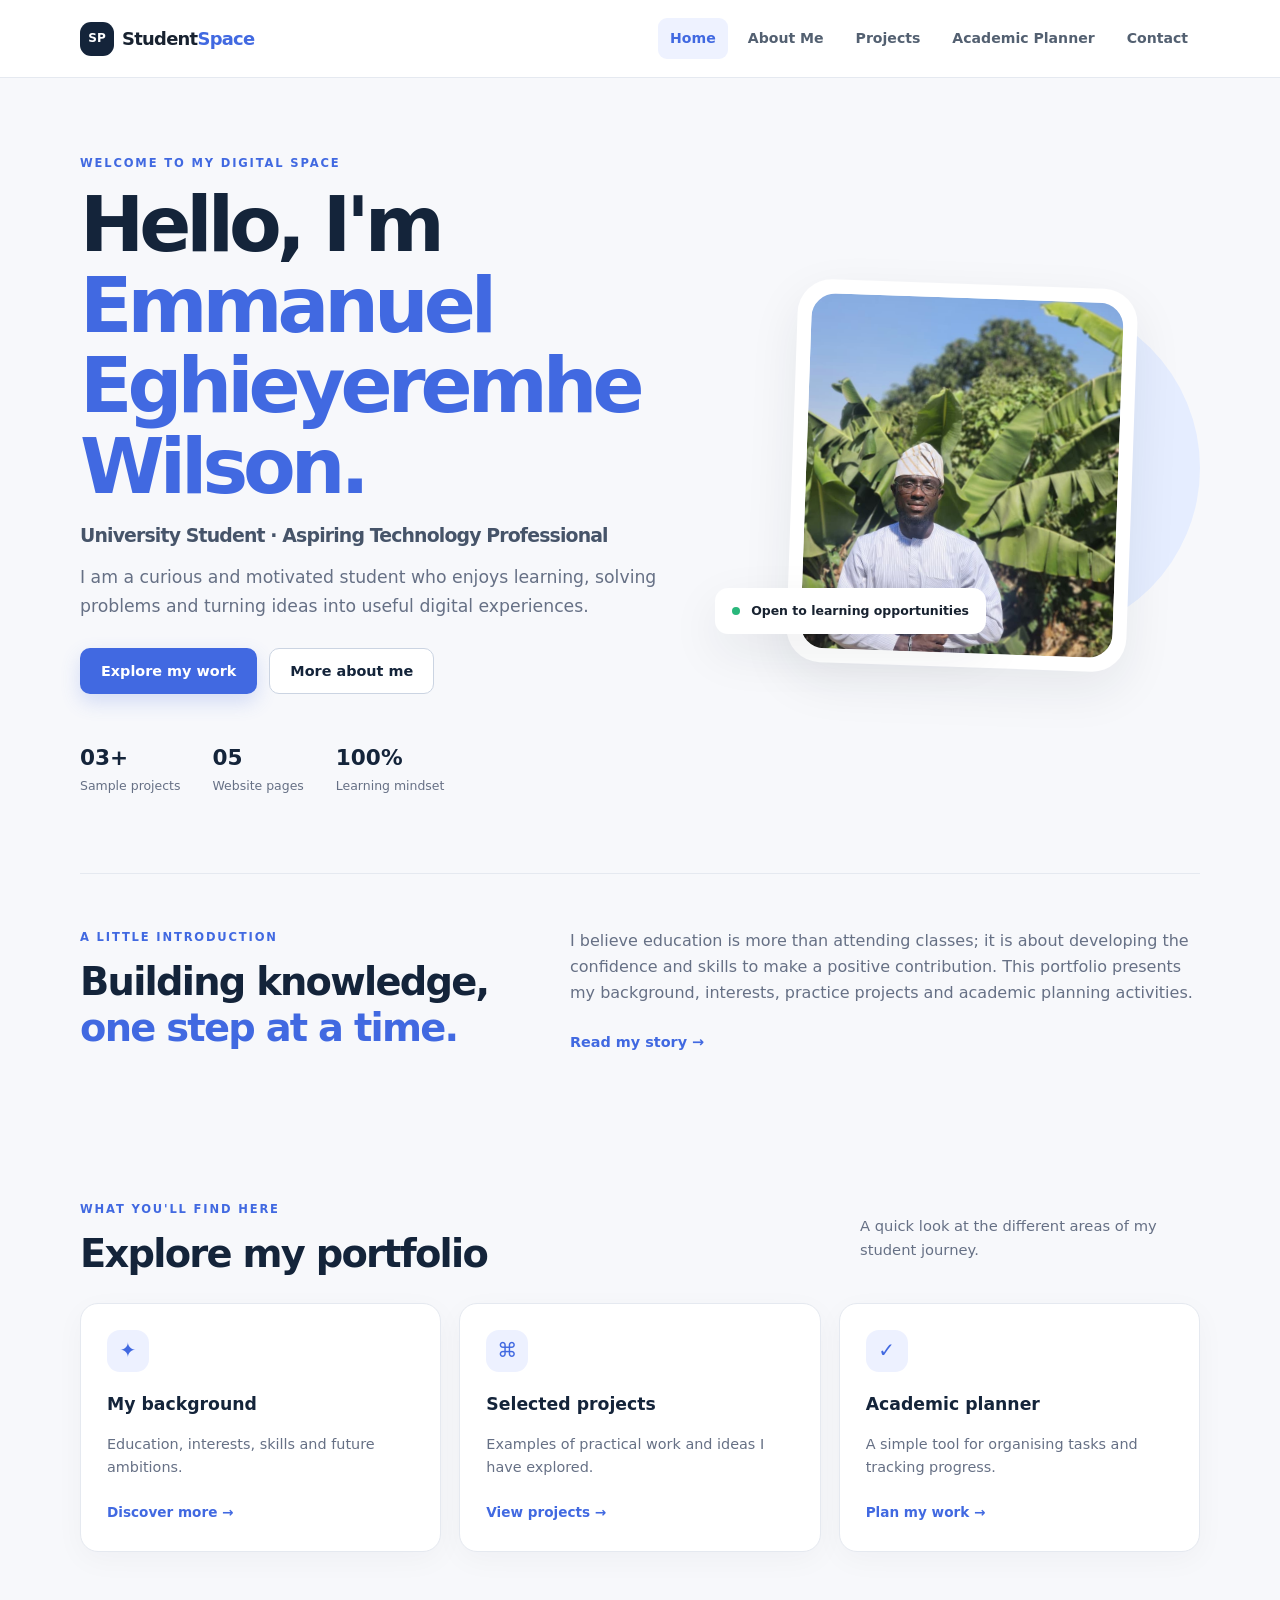
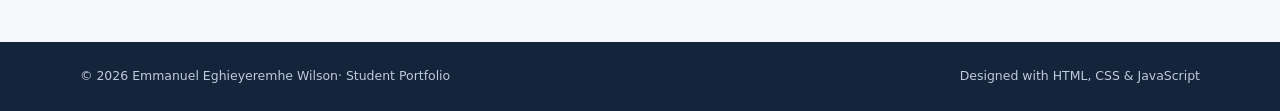
<file: index.html>
<!DOCTYPE html>
<html lang="en">
<head>
  <meta charset="UTF-8">
  <meta name="viewport" content="width=device-width, initial-scale=1.0">
  <meta name="description" content="Student portfolio and academic management website.">
  <title>Home | Student Portfolio</title>
  <link rel="stylesheet" href="css/style.css">
  <script src="js/main.js" defer></script>
</head>
<body>
  <header class="site-header">
    <a class="brand" href="index.html"><span class="brand-mark">SP</span> Student<span>Space</span></a>
    <button class="menu-toggle" aria-label="Open navigation" aria-expanded="false">☰</button>
    <nav class="nav-links" aria-label="Main navigation">
      <a class="active" href="index.html">Home</a><a href="about.html">About Me</a>
      <a href="projects.html">Projects</a><a href="planner.html">Academic Planner</a><a href="contact.html">Contact</a>
    </nav>
  </header>

  <main>
    <section class="hero section-wrap">
      <div class="hero-copy">
        <p class="eyebrow">WELCOME TO MY DIGITAL SPACE</p>
<h1>Hello, I'm <span class="accent">Emmanuel Eghieyeremhe Wilson.</span></h1>
        <h2>University Student · Aspiring Technology Professional</h2>
        <p class="lead">I am a curious and motivated student who enjoys learning, solving problems and turning ideas into useful digital experiences.</p>
        <div class="hero-actions"><a class="btn btn-primary" href="projects.html">Explore my work</a><a class="btn btn-outline" href="about.html">More about me</a></div>
        <div class="hero-stats"><div><strong>03+</strong><span>Sample projects</span></div><div><strong>05</strong><span>Website pages</span></div><div><strong>100%</strong><span>Learning mindset</span></div></div>
      </div>
      <div class="hero-visual">
        <div class="portrait-frame"><img src="images/my-photo.jpeg" alt="Placeholder profile portrait"></div>
        <div class="floating-note"><span class="dot"></span> Open to learning opportunities</div>
        <div class="circle-decoration"></div>
      </div>
    </section>

    <section class="section-wrap intro-grid">
      <div><p class="eyebrow">A LITTLE INTRODUCTION</p><h2>Building knowledge, <span class="accent">one step at a time.</span></h2></div>
      <div><p>I believe education is more than attending classes; it is about developing the confidence and skills to make a positive contribution. This portfolio presents my background, interests, practice projects and academic planning activities.</p><a class="text-link" href="about.html">Read my story →</a></div>
    </section>

    <section class="section-wrap highlight-section">
      <div class="section-heading"><div><p class="eyebrow">WHAT YOU'LL FIND HERE</p><h2>Explore my portfolio</h2></div><p>A quick look at the different areas of my student journey.</p></div>
      <div class="feature-grid">
        <article class="feature-card"><span class="feature-icon">✦</span><h3>My background</h3><p>Education, interests, skills and future ambitions.</p><a href="about.html">Discover more →</a></article>
        <article class="feature-card"><span class="feature-icon">⌘</span><h3>Selected projects</h3><p>Examples of practical work and ideas I have explored.</p><a href="projects.html">View projects →</a></article>
        <article class="feature-card"><span class="feature-icon">✓</span><h3>Academic planner</h3><p>A simple tool for organising tasks and tracking progress.</p><a href="planner.html">Plan my work →</a></article>
      </div>
    </section>
  </main>
  <footer class="site-footer"><div class="section-wrap footer-inner"><p>© <span data-year></span> Emmanuel Eghieyeremhe Wilson· Student Portfolio</p><p>Designed with HTML, CSS & JavaScript</p></div></footer>
</body>
</html>
</file>
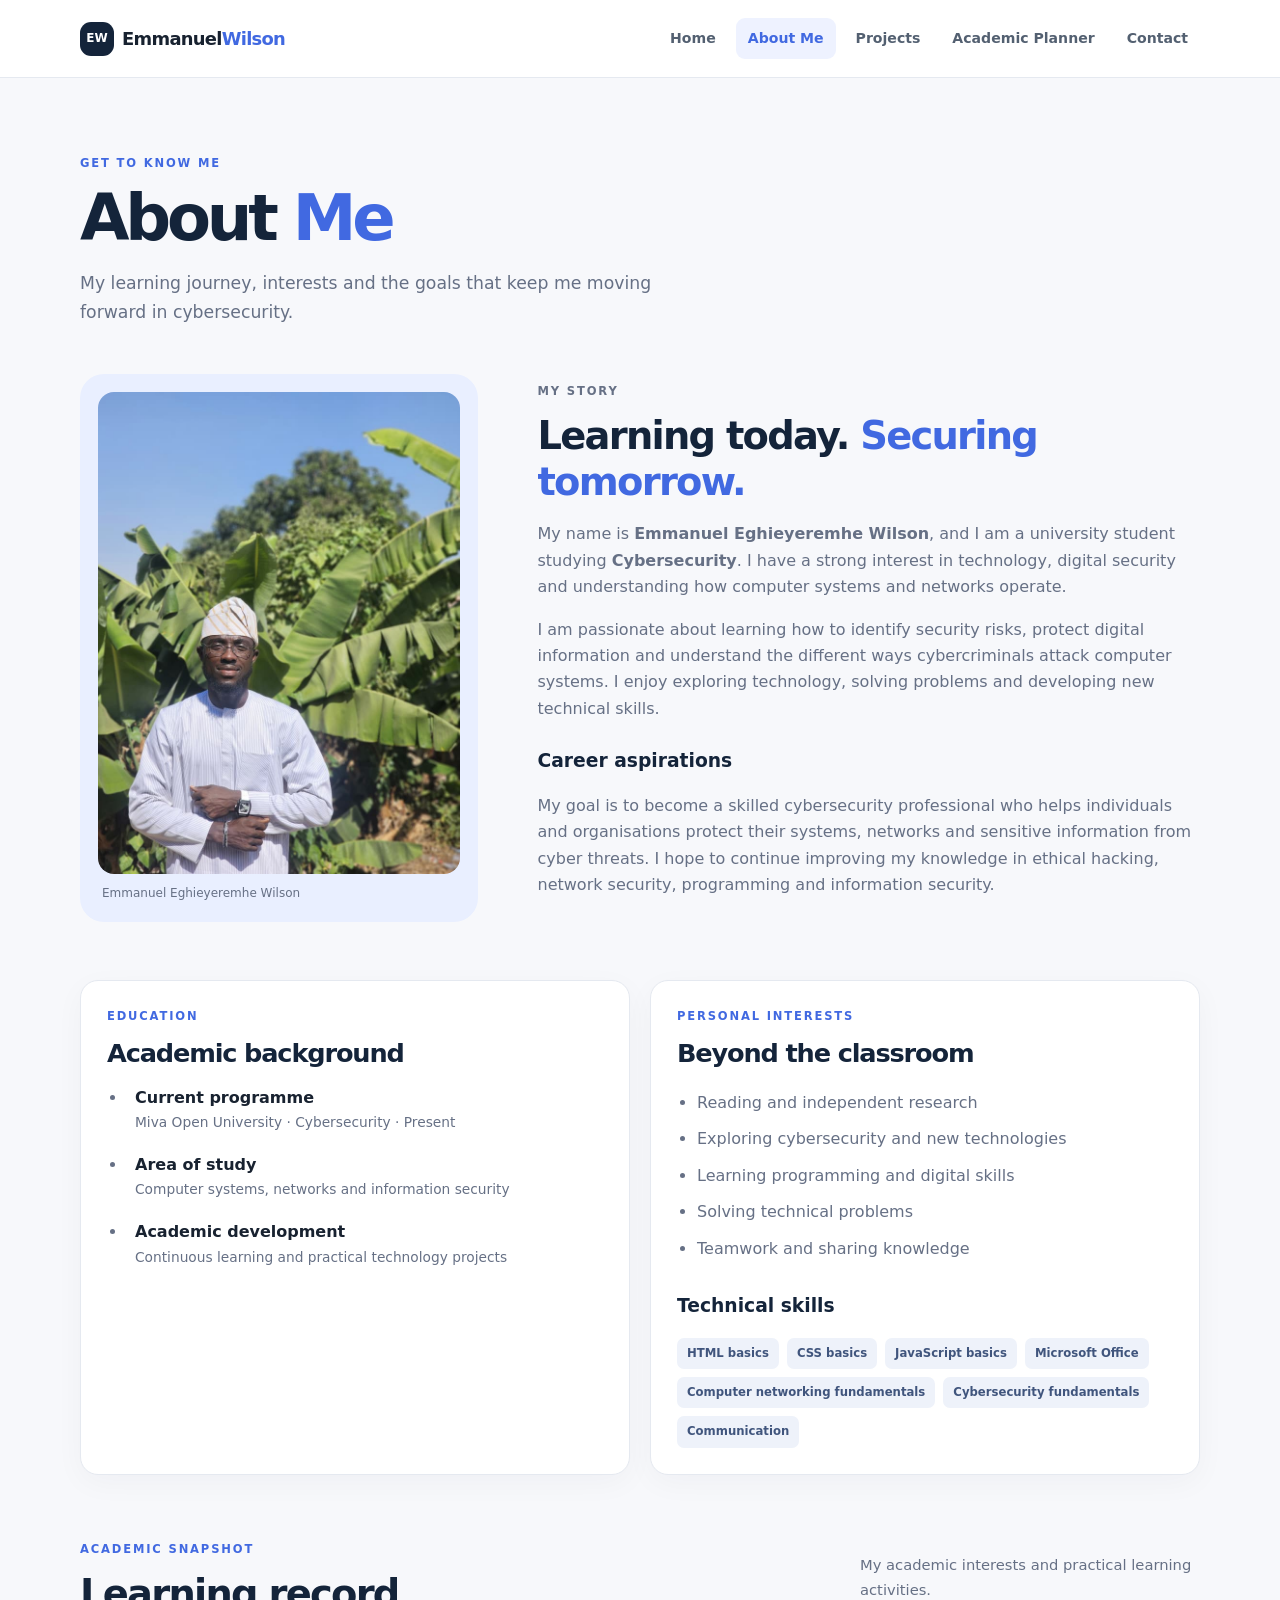
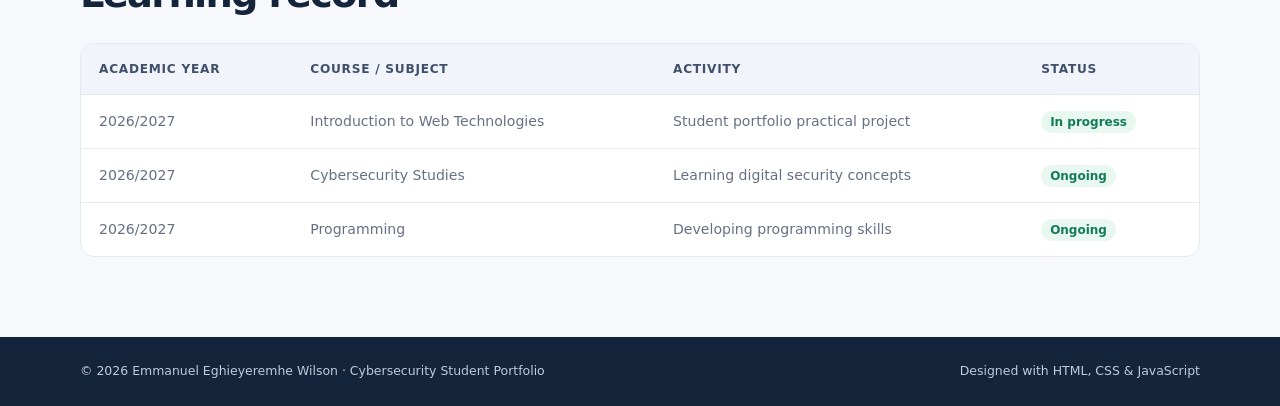
<file: about.html>
<!DOCTYPE html>
<html lang="en">
<head>
<meta charset="UTF-8">
<meta name="viewport" content="width=device-width, initial-scale=1.0">
<title>About Me | Emmanuel Wilson</title>
<link rel="stylesheet" href="css/style.css">
<script src="js/main.js" defer></script>
</head>
<body>

<header class="site-header">
<a class="brand" href="index.html"><span class="brand-mark">EW</span> Emmanuel<span>Wilson</span></a>
<button class="menu-toggle" aria-label="Open navigation" aria-expanded="false">☰</button>
<nav class="nav-links" aria-label="Main navigation">
<a href="index.html">Home</a>
<a class="active" href="about.html">About Me</a>
<a href="projects.html">Projects</a>
<a href="planner.html">Academic Planner</a>
<a href="contact.html">Contact</a>
</nav>
</header>

<main>

<section class="page-hero section-wrap">
<p class="eyebrow">GET TO KNOW ME</p>
<h1>About <span class="accent">Me</span></h1>
<p class="lead">My learning journey, interests and the goals that keep me moving forward in cybersecurity.</p>
</section>

<section class="section-wrap about-layout">
<div class="about-photo">
<img src="images/my-photo.jpeg" alt="Photograph of Emmanuel Eghieyeremhe Wilson">
<div class="photo-caption">Emmanuel Eghieyeremhe Wilson</div>
</div>

<div class="about-copy">
<p class="eyebrow">MY STORY</p>
<h2>Learning today. <span class="accent">Securing tomorrow.</span></h2>

<p>My name is <strong>Emmanuel Eghieyeremhe Wilson</strong>, and I am a university student studying <strong>Cybersecurity</strong>. I have a strong interest in technology, digital security and understanding how computer systems and networks operate.</p>

<p>I am passionate about learning how to identify security risks, protect digital information and understand the different ways cybercriminals attack computer systems. I enjoy exploring technology, solving problems and developing new technical skills.</p>

<h3>Career aspirations</h3>

<p>My goal is to become a skilled cybersecurity professional who helps individuals and organisations protect their systems, networks and sensitive information from cyber threats. I hope to continue improving my knowledge in ethical hacking, network security, programming and information security.</p>
</div>
</section>

<section class="section-wrap two-column-section">

<div class="panel">
<p class="eyebrow">EDUCATION</p>
<h2>Academic background</h2>
<ul class="timeline">
<li><strong>Current programme</strong><span>Miva Open University · Cybersecurity · Present</span></li>
<li><strong>Area of study</strong><span>Computer systems, networks and information security</span></li>
<li><strong>Academic development</strong><span>Continuous learning and practical technology projects</span></li>
</ul>
</div>

<div class="panel">
<p class="eyebrow">PERSONAL INTERESTS</p>
<h2>Beyond the classroom</h2>
<ul class="interest-list">
<li>Reading and independent research</li>
<li>Exploring cybersecurity and new technologies</li>
<li>Learning programming and digital skills</li>
<li>Solving technical problems</li>
<li>Teamwork and sharing knowledge</li>
</ul>

<h3>Technical skills</h3>
<div class="skill-list">
<span>HTML basics</span>
<span>CSS basics</span>
<span>JavaScript basics</span>
<span>Microsoft Office</span>
<span>Computer networking fundamentals</span>
<span>Cybersecurity fundamentals</span>
<span>Communication</span>
</div>
</div>

</section>

<section class="section-wrap">
<div class="section-heading">
<div>
<p class="eyebrow">ACADEMIC SNAPSHOT</p>
<h2>Learning record</h2>
</div>
<p>My academic interests and practical learning activities.</p>
</div>

<div class="table-wrap">
<table>
<thead>
<tr>
<th>Academic year</th>
<th>Course / subject</th>
<th>Activity</th>
<th>Status</th>
</tr>
</thead>
<tbody>
<tr>
<td>2026/2027</td>
<td>Introduction to Web Technologies</td>
<td>Student portfolio practical project</td>
<td><span class="status">In progress</span></td>
</tr>
<tr>
<td>2026/2027</td>
<td>Cybersecurity Studies</td>
<td>Learning digital security concepts</td>
<td><span class="status">Ongoing</span></td>
</tr>
<tr>
<td>2026/2027</td>
<td>Programming</td>
<td>Developing programming skills</td>
<td><span class="status">Ongoing</span></td>
</tr>
</tbody>
</table>
</div>
</section>

</main>

<footer class="site-footer">
<div class="section-wrap footer-inner">
<p>© <span data-year></span> Emmanuel Eghieyeremhe Wilson · Cybersecurity Student Portfolio</p>
<p>Designed with HTML, CSS & JavaScript</p>
</div>
</footer>

</body>
</html>
</file>
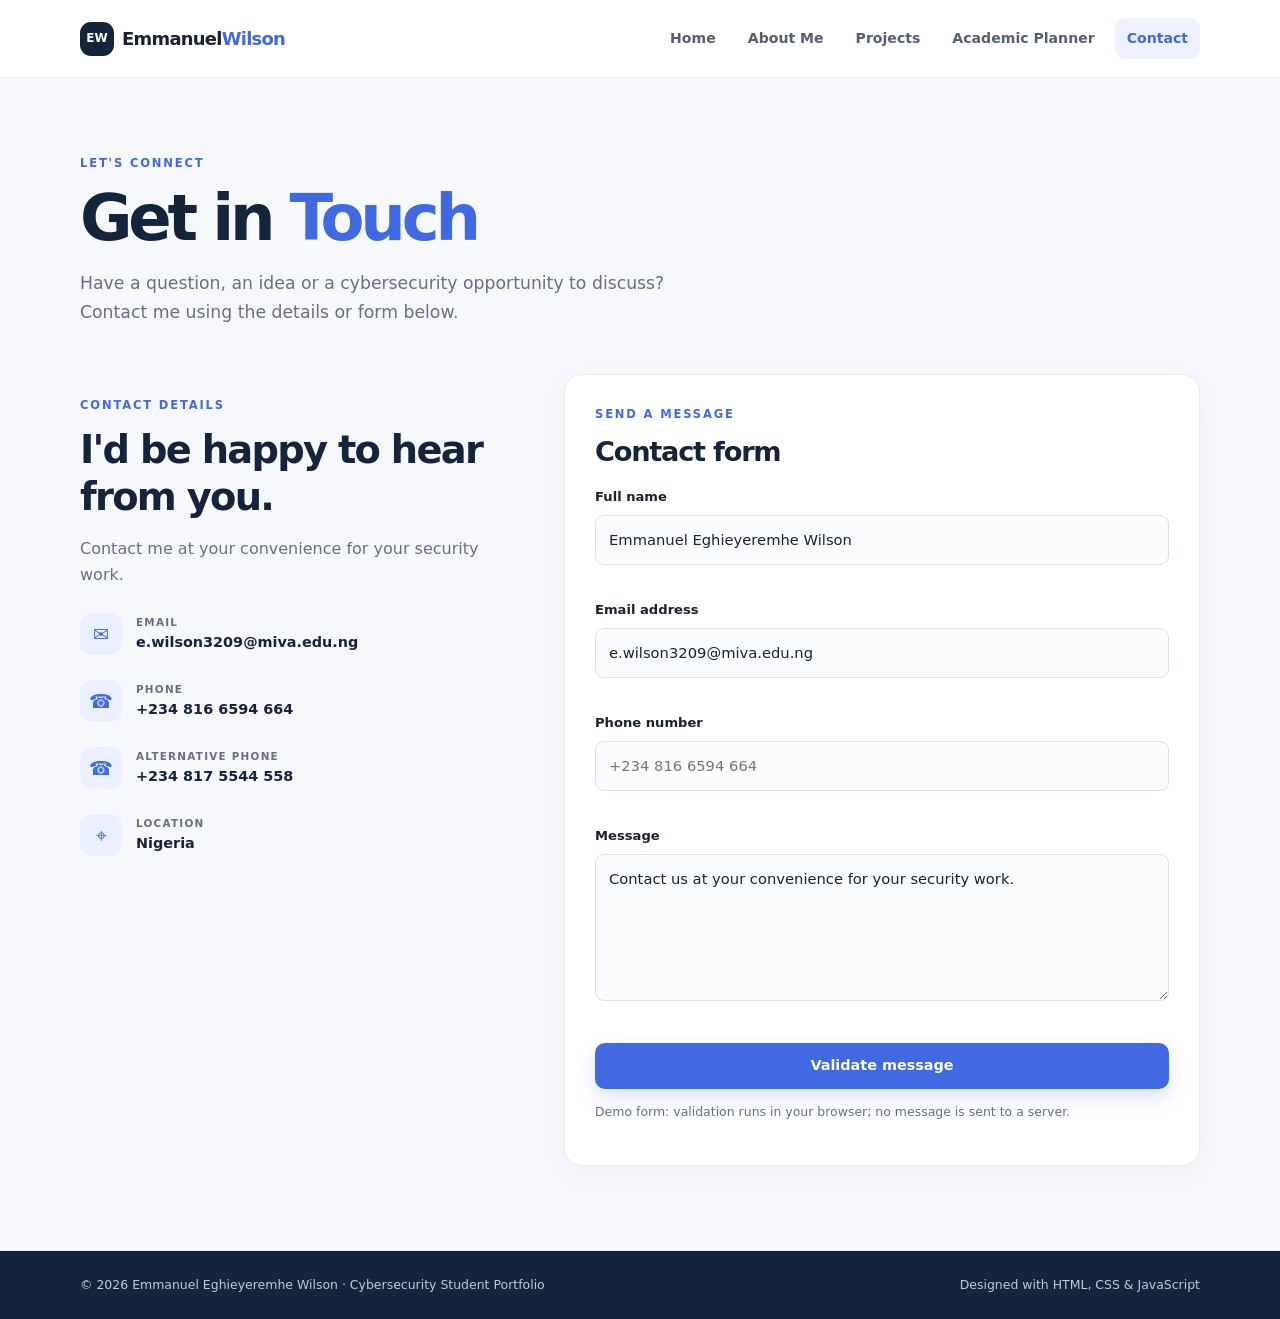
<file: contact.html>
<!DOCTYPE html>
<html lang="en">
<head>
<meta charset="UTF-8">
<meta name="viewport" content="width=device-width, initial-scale=1.0">
<title>Contact | Emmanuel Wilson</title>
<link rel="stylesheet" href="css/style.css">
<script src="js/main.js" defer></script>
<script src="js/contact.js" defer></script>
</head>
<body>

<header class="site-header">
<a class="brand" href="index.html">
<span class="brand-mark">EW</span> Emmanuel<span>Wilson</span>
</a>
<button class="menu-toggle" aria-label="Open navigation" aria-expanded="false">☰</button>
<nav class="nav-links" aria-label="Main navigation">
<a href="index.html">Home</a>
<a href="about.html">About Me</a>
<a href="projects.html">Projects</a>
<a href="planner.html">Academic Planner</a>
<a class="active" href="contact.html">Contact</a>
</nav>
</header>

<main>

<section class="page-hero section-wrap">
<p class="eyebrow">LET'S CONNECT</p>
<h1>Get in <span class="accent">Touch</span></h1>
<p class="lead">Have a question, an idea or a cybersecurity opportunity to discuss? Contact me using the details or form below.</p>
</section>

<section class="section-wrap contact-layout">

<aside class="contact-info">
<p class="eyebrow">CONTACT DETAILS</p>
<h2>I'd be happy to hear from you.</h2>
<p>Contact me at your convenience for your security work.</p>

<div class="contact-detail">
<span>✉</span>
<div>
<small>EMAIL</small>
<strong>e.wilson3209@miva.edu.ng</strong>
</div>
</div>

<div class="contact-detail">
<span>☎</span>
<div>
<small>PHONE</small>
<strong>+234 816 6594 664</strong>
</div>
</div>

<div class="contact-detail">
<span>☎</span>
<div>
<small>ALTERNATIVE PHONE</small>
<strong>+234 817 5544 558</strong>
</div>
</div>

<div class="contact-detail">
<span>⌖</span>
<div>
<small>LOCATION</small>
<strong>Nigeria</strong>
</div>
</div>
</aside>

<form class="contact-form panel" id="contact-form" novalidate>

<div class="form-heading">
<p class="eyebrow">SEND A MESSAGE</p>
<h2>Contact form</h2>
</div>

<div class="field">
<label for="name">Full name</label>
<input id="name" name="name" type="text" autocomplete="name" value="Emmanuel Eghieyeremhe Wilson" required>
<small class="error" id="name-error"></small>
</div>

<div class="field">
<label for="email">Email address</label>
<input id="email" name="email" type="email" autocomplete="email" value="e.wilson3209@miva.edu.ng" required>
<small class="error" id="email-error"></small>
</div>

<div class="field">
<label for="phone">Phone number</label>
<input id="phone" name="phone" type="tel" autocomplete="tel" placeholder="+234 816 6594 664" required>
<small class="error" id="phone-error"></small>
</div>

<div class="field">
<label for="message">Message</label>
<textarea id="message" name="message" rows="5" required>Contact us at your convenience for your security work.</textarea>
<small class="error" id="message-error"></small>
</div>

<button class="btn btn-primary" type="submit">Validate message</button>

<p class="form-hint" id="contact-feedback" role="status">
Demo form: validation runs in your browser; no message is sent to a server.
</p>

</form>
</section>
</main>

<footer class="site-footer">
<div class="section-wrap footer-inner">
<p>© <span data-year></span> Emmanuel Eghieyeremhe Wilson · Cybersecurity Student Portfolio</p>
<p>Designed with HTML, CSS & JavaScript</p>
</div>
</footer>

</body>
</html>
</file>
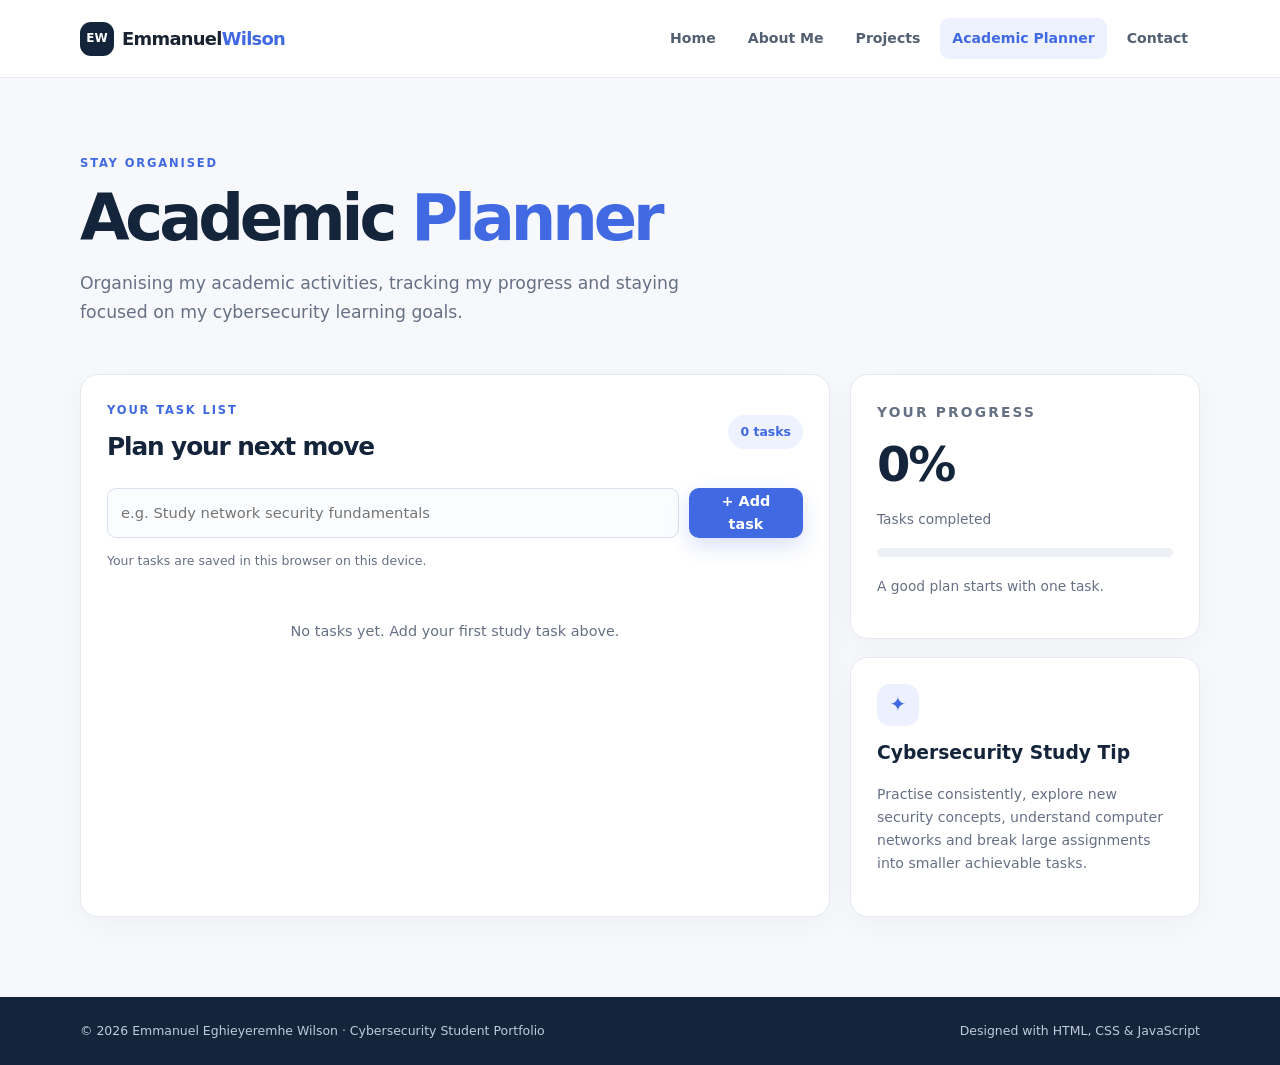
<file: planner.html>
<!DOCTYPE html>
<html lang="en">
<head>
<meta charset="UTF-8">
<meta name="viewport" content="width=device-width, initial-scale=1.0">
<title>Academic Planner | Emmanuel Wilson</title>
<link rel="stylesheet" href="css/style.css">
<script src="js/main.js" defer></script>
<script src="js/planner.js" defer></script>
</head>
<body>

<header class="site-header">
<a class="brand" href="index.html"><span class="brand-mark">EW</span> Emmanuel<span>Wilson</span></a>
<button class="menu-toggle" aria-label="Open navigation" aria-expanded="false">☰</button>
<nav class="nav-links" aria-label="Main navigation">
<a href="index.html">Home</a>
<a href="about.html">About Me</a>
<a href="projects.html">Projects</a>
<a class="active" href="planner.html">Academic Planner</a>
<a href="contact.html">Contact</a>
</nav>
</header>

<main>

<section class="page-hero section-wrap">
<p class="eyebrow">STAY ORGANISED</p>
<h1>Academic <span class="accent">Planner</span></h1>
<p class="lead">Organising my academic activities, tracking my progress and staying focused on my cybersecurity learning goals.</p>
</section>

<section class="section-wrap planner-layout">

<div class="planner-main panel">
<div class="section-heading compact">
<div>
<p class="eyebrow">YOUR TASK LIST</p>
<h2>Plan your next move</h2>
</div>
<span class="task-count" id="task-count">0 tasks</span>
</div>

<form id="task-form" class="task-form">
<label class="sr-only" for="task-input">New academic task</label>
<input id="task-input" type="text" maxlength="100" placeholder="e.g. Study network security fundamentals" required>
<button class="btn btn-primary" type="submit">+ Add task</button>
</form>

<p class="form-hint" id="planner-message" aria-live="polite">Your tasks are saved in this browser on this device.</p>

<ul class="task-list" id="task-list" aria-live="polite">
<li class="empty-state">No tasks yet. Add your first study task above.</li>
</ul>
</div>

<aside class="planner-side">

<div class="panel progress-panel">
<p class="eyebrow">YOUR PROGRESS</p>
<h2 id="progress-number">0%</h2>
<p>Tasks completed</p>
<div class="progress-track">
<span id="progress-bar"></span>
</div>
<p class="small-muted" id="progress-caption">A good plan starts with one task.</p>
</div>

<div class="panel tip-panel">
<span class="feature-icon">✦</span>
<h3>Cybersecurity Study Tip</h3>
<p>Practise consistently, explore new security concepts, understand computer networks and break large assignments into smaller achievable tasks.</p>
</div>

</aside>
</section>
</main>

<footer class="site-footer">
<div class="section-wrap footer-inner">
<p>© <span data-year></span> Emmanuel Eghieyeremhe Wilson · Cybersecurity Student Portfolio</p>
<p>Designed with HTML, CSS & JavaScript</p>
</div>
</footer>

</body>
</html>
</file>
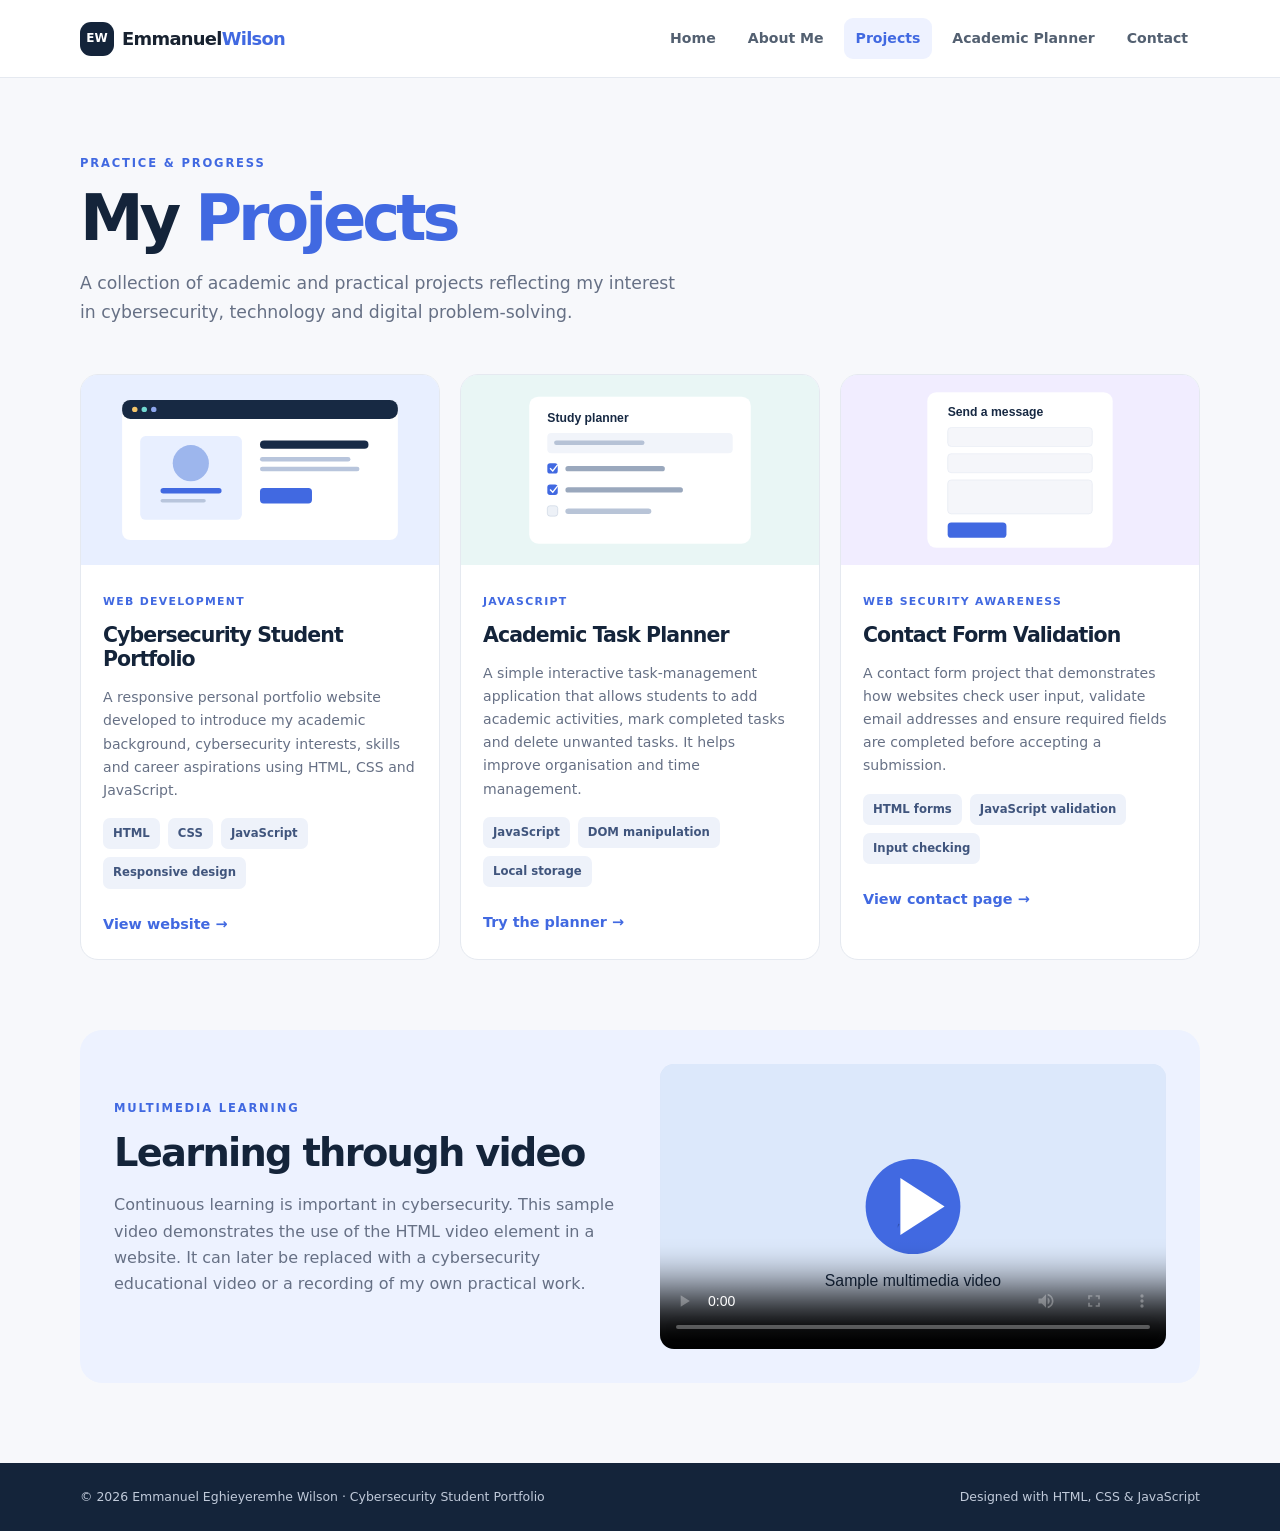
<file: projects.html>
<!DOCTYPE html>
<html lang="en">
<head>
<meta charset="UTF-8">
<meta name="viewport" content="width=device-width, initial-scale=1.0">
<title>Projects | Emmanuel Wilson</title>
<link rel="stylesheet" href="css/style.css">
<script src="js/main.js" defer></script>
</head>
<body>

<header class="site-header">
<a class="brand" href="index.html"><span class="brand-mark">EW</span> Emmanuel<span>Wilson</span></a>
<button class="menu-toggle" aria-label="Open navigation" aria-expanded="false">☰</button>
<nav class="nav-links" aria-label="Main navigation">
<a href="index.html">Home</a>
<a href="about.html">About Me</a>
<a class="active" href="projects.html">Projects</a>
<a href="planner.html">Academic Planner</a>
<a href="contact.html">Contact</a>
</nav>
</header>

<main>

<section class="page-hero section-wrap">
<p class="eyebrow">PRACTICE & PROGRESS</p>
<h1>My <span class="accent">Projects</span></h1>
<p class="lead">A collection of academic and practical projects reflecting my interest in cybersecurity, technology and digital problem-solving.</p>
</section>

<section class="section-wrap project-grid">

<article class="project-card">
<img src="images/project-portfolio.svg" alt="Illustration of a student portfolio website">
<div class="project-body">
<span class="project-tag">WEB DEVELOPMENT</span>
<h2>Cybersecurity Student Portfolio</h2>
<p>A responsive personal portfolio website developed to introduce my academic background, cybersecurity interests, skills and career aspirations using HTML, CSS and JavaScript.</p>
<div class="skill-list">
<span>HTML</span>
<span>CSS</span>
<span>JavaScript</span>
<span>Responsive design</span>
</div>
<a class="text-link" href="index.html">View website →</a>
</div>
</article>

<article class="project-card">
<img src="images/project-planner.svg" alt="Illustration of an academic task planner">
<div class="project-body">
<span class="project-tag">JAVASCRIPT</span>
<h2>Academic Task Planner</h2>
<p>A simple interactive task-management application that allows students to add academic activities, mark completed tasks and delete unwanted tasks. It helps improve organisation and time management.</p>
<div class="skill-list">
<span>JavaScript</span>
<span>DOM manipulation</span>
<span>Local storage</span>
</div>
<a class="text-link" href="planner.html">Try the planner →</a>
</div>
</article>

<article class="project-card">
<img src="images/project-contact.svg" alt="Illustration of a validated contact form">
<div class="project-body">
<span class="project-tag">WEB SECURITY AWARENESS</span>
<h2>Contact Form Validation</h2>
<p>A contact form project that demonstrates how websites check user input, validate email addresses and ensure required fields are completed before accepting a submission.</p>
<div class="skill-list">
<span>HTML forms</span>
<span>JavaScript validation</span>
<span>Input checking</span>
</div>
<a class="text-link" href="contact.html">View contact page →</a>
</div>
</article>

</section>

<section class="section-wrap media-panel">
<div>
<p class="eyebrow">MULTIMEDIA LEARNING</p>
<h2>Learning through video</h2>
<p>Continuous learning is important in cybersecurity. This sample video demonstrates the use of the HTML video element in a website. It can later be replaced with a cybersecurity educational video or a recording of my own practical work.</p>
</div>

<video controls preload="metadata" poster="images/video-poster.svg">
<source src="https://interactive-examples.mdn.mozilla.net/media/cc0-videos/flower.mp4" type="video/mp4">
Your browser does not support HTML video.
</video>
</section>

</main>

<footer class="site-footer">
<div class="section-wrap footer-inner">
<p>© <span data-year></span> Emmanuel Eghieyeremhe Wilson · Cybersecurity Student Portfolio</p>
<p>Designed with HTML, CSS & JavaScript</p>
</div>
</footer>

</body>
</html>
</file>
<file: css/style.css>
:root{--ink:#182230;--muted:#667085;--paper:#f7f8fb;--white:#fff;--navy:#14243a;--blue:#4169e1;--cyan:#71d7d0;--line:#e5e9f0;--gold:#f4c56a;--shadow:0 18px 50px rgba(24,34,48,.08)}
*{box-sizing:border-box}html{scroll-behavior:smooth}body{margin:0;background:var(--paper);color:var(--ink);font-family:Inter,ui-sans-serif,system-ui,-apple-system,"Segoe UI",sans-serif;line-height:1.65}a{color:inherit;text-decoration:none}img{display:block;max-width:100%}.section-wrap{width:min(1120px,calc(100% - 48px));margin-inline:auto}
.site-header{height:78px;padding:0 max(24px,calc((100% - 1120px)/2));display:flex;align-items:center;justify-content:space-between;background:rgba(255,255,255,.94);border-bottom:1px solid var(--line);position:sticky;top:0;z-index:10;backdrop-filter:blur(12px)}
.brand{font-size:1.12rem;font-weight:800;letter-spacing:-.04em;display:flex;align-items:center;gap:8px}.brand>span:last-child{color:var(--blue);margin-left:-8px}.brand-mark{display:grid;place-items:center;width:34px;height:34px;border-radius:11px;background:var(--navy);color:white;font-size:.75rem;letter-spacing:0}
.nav-links{display:flex;gap:8px;align-items:center}.nav-links a{font-size:.88rem;font-weight:650;color:#536071;padding:9px 12px;border-radius:9px;transition:.2s}.nav-links a:hover,.nav-links a.active{color:var(--blue);background:#eef2ff}.menu-toggle{display:none;border:0;background:transparent;font-size:1.5rem;color:var(--navy)}
.hero{display:grid;grid-template-columns:1.1fr .9fr;align-items:center;gap:64px;padding-top:76px;padding-bottom:76px;min-height:570px}.eyebrow{font-size:.72rem;font-weight:800;letter-spacing:.16em;color:var(--blue);margin:0 0 12px}.hero h1,.page-hero h1{font-size:clamp(2.7rem,6vw,4.8rem);line-height:1.05;letter-spacing:-.065em;margin:0 0 16px;color:var(--navy)}.accent{color:var(--blue)}.hero h2{font-size:1.18rem;font-weight:650;color:#465469;margin:0 0 16px}.lead{font-size:1.08rem;color:var(--muted);max-width:610px}.hero-actions{display:flex;gap:12px;flex-wrap:wrap;margin-top:28px}.btn{display:inline-flex;justify-content:center;align-items:center;min-height:46px;padding:0 20px;border:1px solid transparent;border-radius:10px;font:inherit;font-size:.9rem;font-weight:750;cursor:pointer;transition:transform .2s,box-shadow .2s,background .2s}.btn:hover{transform:translateY(-2px)}.btn-primary{background:var(--blue);color:white;box-shadow:0 8px 20px rgba(65,105,225,.2)}.btn-primary:hover{background:#3156ce}.btn-outline{border-color:#cbd4e2;color:var(--navy);background:white}.hero-stats{display:flex;gap:32px;margin-top:46px}.hero-stats div{display:grid}.hero-stats strong{font-size:1.35rem;color:var(--navy)}.hero-stats span{font-size:.78rem;color:var(--muted)}
.hero-visual{position:relative;display:grid;place-items:center;min-height:390px}.portrait-frame{width:min(340px,85%);aspect-ratio:4/4.5;padding:14px;background:white;border-radius:34px;box-shadow:var(--shadow);transform:rotate(2deg);z-index:1}.portrait-frame img{width:100%;height:100%;object-fit:cover;border-radius:24px}.floating-note{position:absolute;z-index:2;bottom:36px;left:-10px;background:white;padding:13px 17px;border-radius:13px;box-shadow:var(--shadow);font-size:.78rem;font-weight:700}.dot{display:inline-block;width:8px;height:8px;border-radius:50%;background:#29b77b;margin-right:7px}.circle-decoration{position:absolute;width:340px;height:340px;border-radius:50%;background:#e5edff;right:0;top:18px}
.intro-grid{display:grid;grid-template-columns:.8fr 1.2fr;gap:70px;padding:54px 0 70px;border-top:1px solid var(--line)}h2{font-size:clamp(1.7rem,3vw,2.45rem);line-height:1.2;letter-spacing:-.045em;color:var(--navy);margin:0 0 16px}.intro-grid p:not(.eyebrow){color:var(--muted);margin-top:0}.text-link{font-size:.9rem;font-weight:800;color:var(--blue);display:inline-block;margin-top:8px}.text-link:hover{text-decoration:underline}
.highlight-section{padding:62px 0 90px}.section-heading{display:flex;align-items:end;justify-content:space-between;gap:30px;margin-bottom:26px}.section-heading>p{max-width:340px;color:var(--muted);font-size:.92rem}.section-heading h2{margin-bottom:0}.feature-grid{display:grid;grid-template-columns:repeat(3,1fr);gap:18px}.feature-card,.panel{background:white;border:1px solid var(--line);border-radius:18px;padding:26px;box-shadow:0 8px 30px rgba(24,34,48,.035)}.feature-card{transition:.25s}.feature-card:hover,.project-card:hover{transform:translateY(-5px);box-shadow:var(--shadow)}.feature-icon{width:42px;height:42px;display:grid;place-items:center;background:#edf1ff;color:var(--blue);border-radius:13px;font-size:1.25rem}.feature-card h3{font-size:1.08rem;margin:18px 0 7px;color:var(--navy)}.feature-card p{font-size:.9rem;color:var(--muted);min-height:52px}.feature-card a{font-size:.85rem;color:var(--blue);font-weight:800}
.page-hero{padding-top:76px;padding-bottom:48px}.page-hero h1{font-size:clamp(2.7rem,5vw,4rem)}.page-hero .lead{margin-bottom:0}
.about-layout{display:grid;grid-template-columns:.75fr 1.25fr;gap:60px;align-items:center;padding-bottom:58px}.about-photo{background:#e9efff;border-radius:24px;padding:18px}.about-photo img{width:100%;border-radius:16px}.photo-caption{font-size:.75rem;color:var(--muted);padding:10px 4px 0}.about-copy p{color:var(--muted)}.about-copy h3,.panel h3{color:var(--navy);margin:24px 0 6px}.two-column-section{display:grid;grid-template-columns:1fr 1fr;gap:20px;padding-bottom:64px}.panel h2{font-size:1.6rem}.timeline,.interest-list{padding-left:20px;color:var(--muted)}.timeline li{padding:0 0 18px 8px}.timeline strong,.timeline span{display:block}.timeline strong{color:var(--ink)}.timeline span{font-size:.86rem}.interest-list li{padding:5px 0}.skill-list{display:flex;flex-wrap:wrap;gap:8px;margin-top:16px}.skill-list span{font-size:.73rem;font-weight:750;color:#40557d;background:#eef2fa;padding:6px 10px;border-radius:7px}.table-wrap{overflow-x:auto;border:1px solid var(--line);border-radius:14px;margin-bottom:80px;background:white}table{width:100%;border-collapse:collapse;min-width:600px;text-align:left}th,td{padding:15px 18px;border-bottom:1px solid var(--line);font-size:.88rem}th{background:#f1f4fa;color:#40506a;font-size:.76rem;text-transform:uppercase;letter-spacing:.06em}td{color:var(--muted)}tr:last-child td{border-bottom:0}.status{color:#137c57;background:#e8f8f0;border-radius:20px;padding:4px 9px;font-size:.75rem;font-weight:800}
.project-grid{display:grid;grid-template-columns:repeat(3,1fr);gap:20px;padding-bottom:70px}.project-card{background:white;border:1px solid var(--line);border-radius:18px;overflow:hidden;transition:.25s}.project-card>img{width:100%;height:190px;object-fit:cover;background:#eaf0ff}.project-body{padding:22px}.project-tag{font-size:.68rem;letter-spacing:.12em;font-weight:850;color:var(--blue)}.project-body h2{font-size:1.28rem;margin:9px 0}.project-body p{font-size:.88rem;color:var(--muted);min-height:88px}.project-body .skill-list{margin-bottom:16px}.media-panel{display:grid;grid-template-columns:1fr 1fr;gap:40px;align-items:center;background:#edf2ff;border-radius:22px;padding:34px;margin-bottom:80px}.media-panel p:not(.eyebrow){color:var(--muted)}.media-panel video{width:100%;border-radius:14px;background:#dce5f7}
.planner-layout{display:grid;grid-template-columns:1.5fr .7fr;gap:20px;padding-bottom:80px}.compact{align-items:center}.compact h2{font-size:1.55rem}.task-count{font-size:.78rem;font-weight:800;color:var(--blue);background:#eef2ff;padding:7px 12px;border-radius:20px}.task-form{display:flex;gap:10px;margin:24px 0 8px}.task-form input,.field input,.field textarea{width:100%;border:1px solid #d9e0eb;background:#fbfcfe;border-radius:9px;padding:12px 13px;font:inherit;font-size:.92rem;color:var(--ink);outline:none;transition:border .2s,box-shadow .2s}.task-form input:focus,.field input:focus,.field textarea:focus{border-color:var(--blue);box-shadow:0 0 0 3px rgba(65,105,225,.12)}.form-hint,.small-muted{font-size:.78rem;color:var(--muted)}.task-list{list-style:none;padding:0;margin:20px 0 0}.task-item{display:flex;align-items:center;gap:12px;padding:14px 4px;border-bottom:1px solid var(--line)}.task-item input{width:18px;height:18px;accent-color:var(--blue)}.task-text{flex:1;overflow-wrap:anywhere}.task-item.completed .task-text{text-decoration:line-through;color:#98a2b3}.delete-task{border:0;background:#fff0f0;color:#bd4141;border-radius:8px;padding:7px 10px;cursor:pointer;font-weight:800}.empty-state{padding:28px 10px;text-align:center;color:var(--muted);font-size:.9rem}.progress-panel h2{font-size:3rem;margin:8px 0 0}.progress-panel>p{color:var(--muted);font-size:.86rem}.progress-track{height:9px;border-radius:20px;background:#edf0f5;overflow:hidden;margin:18px 0}.progress-track span{display:block;width:0;height:100%;background:linear-gradient(90deg,var(--blue),var(--cyan));border-radius:20px;transition:width .3s}.tip-panel{margin-top:18px}.tip-panel h3{margin-top:12px}.tip-panel p{font-size:.88rem;color:var(--muted)}
.contact-layout{display:grid;grid-template-columns:.8fr 1.2fr;gap:60px;padding-bottom:85px}.contact-info{padding:22px 0}.contact-info>p:not(.eyebrow){color:var(--muted)}.contact-detail{display:flex;align-items:center;gap:14px;margin:25px 0}.contact-detail>span{width:42px;height:42px;border-radius:12px;background:#eaf0ff;color:var(--blue);display:grid;place-items:center;font-size:1.2rem}.contact-detail small,.contact-detail strong{display:block}.contact-detail small{font-size:.65rem;letter-spacing:.12em;color:var(--muted);font-weight:800}.contact-detail strong{font-size:.9rem;color:var(--navy)}.contact-form{padding:30px}.form-heading h2{font-size:1.7rem}.field{margin:17px 0}.field label{display:block;font-size:.82rem;font-weight:750;margin-bottom:7px}.field textarea{resize:vertical}.error{display:block;color:#c33d3d;font-size:.75rem;min-height:17px;padding-top:3px}.field.invalid input,.field.invalid textarea{border-color:#d84c4c}.contact-form .btn{width:100%}.sr-only{position:absolute;width:1px;height:1px;padding:0;margin:-1px;overflow:hidden;clip:rect(0,0,0,0);white-space:nowrap;border:0}
.site-footer{background:var(--navy);color:#d7dfeb;padding:24px 0}.footer-inner{display:flex;justify-content:space-between;gap:15px;flex-wrap:wrap}.footer-inner p{font-size:.78rem;margin:0;color:#c0cada}
@media(max-width:850px){.nav-links{gap:0}.nav-links a{padding:8px;font-size:.8rem}.hero{gap:30px}.project-grid{grid-template-columns:repeat(2,1fr)}.contact-layout{gap:30px}}
@media(max-width:680px){.section-wrap{width:min(100% - 32px,520px)}.site-header{height:68px;padding:0 16px}.menu-toggle{display:block}.nav-links{display:none;position:absolute;top:68px;left:0;right:0;padding:12px 16px 18px;background:white;border-bottom:1px solid var(--line);box-shadow:0 12px 20px rgba(20,36,58,.08);flex-direction:column;align-items:stretch}.nav-links.open{display:flex}.nav-links a{padding:11px 12px}.hero{grid-template-columns:1fr;padding-top:54px;padding-bottom:54px;gap:15px}.hero-visual{min-height:300px}.portrait-frame{width:250px}.circle-decoration{width:250px;height:250px;right:12%}.floating-note{left:2%;bottom:20px}.hero-stats{gap:20px;margin-top:32px}.hero-stats strong{font-size:1.1rem}.hero-stats span{font-size:.68rem}.intro-grid,.about-layout,.two-column-section,.media-panel,.planner-layout,.contact-layout{grid-template-columns:1fr;gap:24px}.intro-grid{padding:40px 0}.section-heading{display:block}.section-heading>p{margin-bottom:0}.feature-grid,.project-grid{grid-template-columns:1fr}.project-body p{min-height:0}.page-hero{padding-top:54px;padding-bottom:35px}.about-photo{max-width:360px;margin:auto}.media-panel{padding:24px}.task-form{flex-direction:column}.task-form .btn{width:100%}.contact-layout{padding-bottom:60px}.contact-info{padding:0}.footer-inner{display:block}.footer-inner p+p{margin-top:7px}}
</file>
